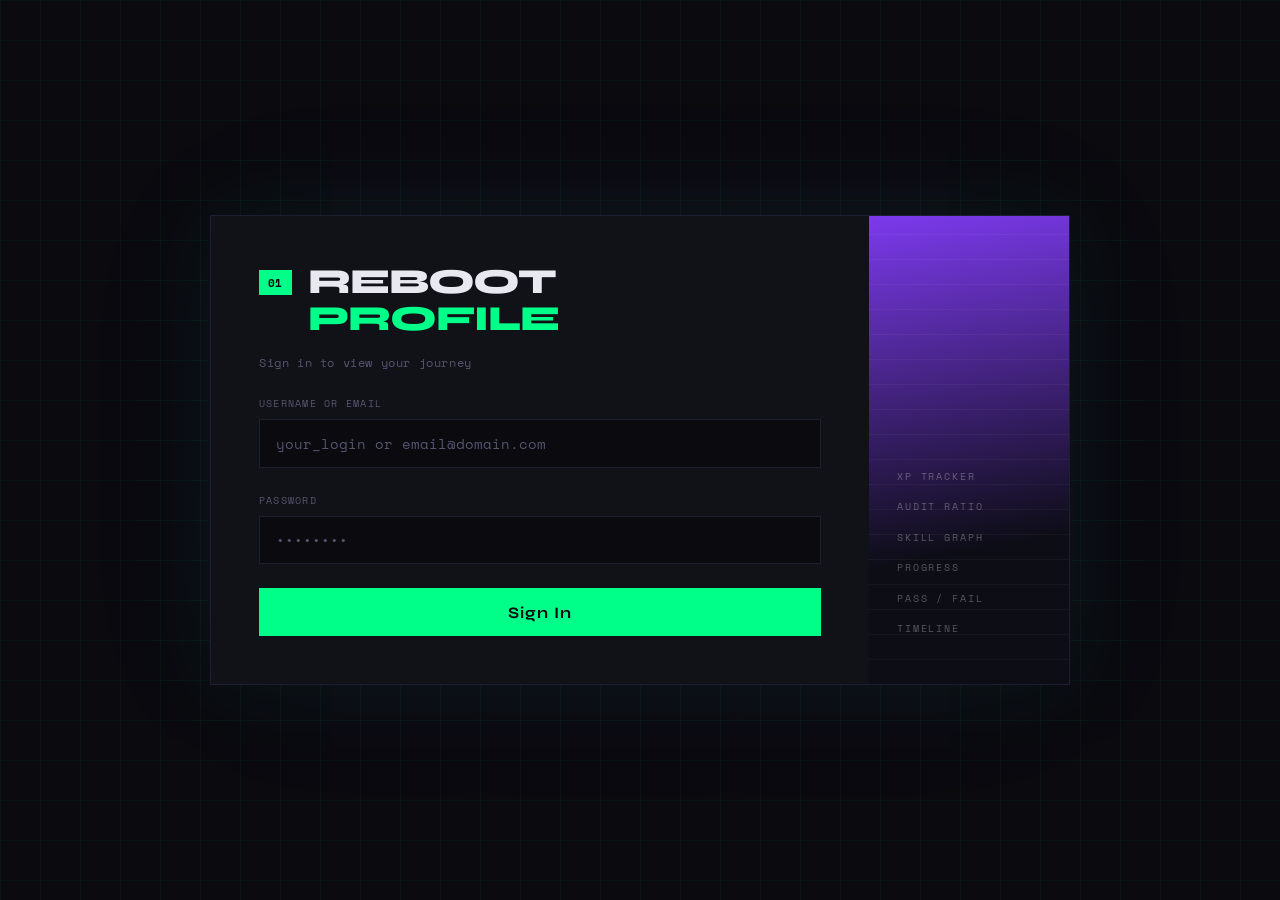
<file: index.html>
<!DOCTYPE html>
<html lang="en">
<head>
  <meta charset="UTF-8" />
  <meta name="viewport" content="width=device-width, initial-scale=1.0"/>
  <title>Reboot01 — Sign In</title>
  <link rel="preconnect" href="https://fonts.googleapis.com">
  <link href="https://fonts.googleapis.com/css2?family=Space+Mono:wght@400;700&family=Syne:wght@400;700;800&display=swap" rel="stylesheet">
  <link rel="stylesheet" href="./static/css/login.css"/>
</head>
<body>
  <div class="grid-bg"></div>

  <div class="login-wrapper">
    <div class="login-card">
      <div class="brand">
        <span class="brand-tag">01</span>
        <h1>REBOOT<br/><em>PROFILE</em></h1>
      </div>
      <p class="subtitle">Sign in to view your journey</p>

      <div class="form-group">
        <label for="identifier">Username or Email</label>
        <input type="text" id="identifier" placeholder="your_login or email@domain.com" autocomplete="username" maxlength="50"/>
      </div>
      <div class="form-group">
        <label for="password">Password</label>
        <input type="password" id="password" placeholder="••••••••" autocomplete="current-password" maxlength="128"/>
      </div>

      <div id="error-msg" class="error-msg hidden"></div>

      <button id="login-btn" class="btn-login">
        <span id="btn-text">Sign In</span>
        <span id="btn-loader" class="hidden">Authenticating...</span>
      </button>
    </div>

    <div class="deco-panel">
      <div class="deco-lines"></div>
      <div class="deco-text">
        <p>XP TRACKER</p>
        <p>AUDIT RATIO</p>
        <p>SKILL GRAPH</p>
        <p>PROGRESS</p>
        <p>PASS / FAIL</p>
        <p>TIMELINE</p>
      </div>
    </div>
  </div>

  <script src="./static/js/auth.js"></script>
</body>
</html>
</file>
<file: static/css/login.css>
*, *::before, *::after { box-sizing: border-box; margin: 0; padding: 0; }

:root {
  --bg:       #0a0a0f;
  --surface:  #111118;
  --border:   #1e1e2e;
  --accent:   #00ff88;
  --accent2:  #7c3aed;
  --text:     #e8e8f0;
  --muted:    #555570;
  --danger:   #ff4d4d;
  --mono:     'Space Mono', monospace;
  --sans:     'Syne', sans-serif;
}

body {
  background: var(--bg);
  color: var(--text);
  font-family: var(--sans);
  min-height: 100vh;
  display: flex;
  align-items: center;
  justify-content: center;
  overflow: hidden;
}

.grid-bg {
  position: fixed; inset: 0; z-index: 0;
  background-image:
    linear-gradient(rgba(0,255,136,.04) 1px, transparent 1px),
    linear-gradient(90deg, rgba(0,255,136,.04) 1px, transparent 1px);
  background-size: 40px 40px;
  pointer-events: none;
  animation: gridpan 20s linear infinite;
}
@keyframes gridpan {
  from { background-position: 0 0; }
  to   { background-position: 40px 40px; }
}

.login-wrapper {
  position: relative; z-index: 1;
  display: flex;
  width: min(860px, 95vw);
  border: 1px solid var(--border);
  box-shadow: 0 0 80px rgba(0,255,136,.06), 0 0 160px rgba(124,58,237,.05);
  animation: fadein .5s ease both;
}
@keyframes fadein { from { opacity:0; transform: translateY(16px); } to { opacity:1; transform: none; } }

/* ── Login Card ─────────────────────────────────────── */
.login-card {
  flex: 1;
  background: var(--surface);
  padding: 3rem;
  display: flex; flex-direction: column; gap: 1.5rem;
}

.brand { display: flex; align-items: flex-start; gap: 1rem; }
.brand-tag {
  background: var(--accent);
  color: var(--bg);
  font-family: var(--mono); font-size: .7rem; font-weight: 700;
  padding: .25rem .55rem;
  margin-top: .35rem;
  letter-spacing: .05em;
}
.brand h1 {
  font-family: var(--sans); font-size: 2.2rem; font-weight: 800;
  line-height: 1.05; letter-spacing: -.03em;
}
.brand h1 em { color: var(--accent); font-style: normal; }

.subtitle {
  color: var(--muted);
  font-family: var(--mono); font-size: .75rem;
  letter-spacing: .05em;
  margin-top: -.5rem;
}

/* ── Form ───────────────────────────────────────────── */
.form-group { display: flex; flex-direction: column; gap: .5rem; }
.form-group label {
  font-family: var(--mono); font-size: .65rem;
  text-transform: uppercase; letter-spacing: .12em; color: var(--muted);
}
.form-group input {
  background: var(--bg);
  border: 1px solid var(--border);
  color: var(--text);
  font-family: var(--mono); font-size: .9rem;
  padding: .8rem 1rem;
  outline: none;
  transition: border-color .2s, box-shadow .2s;
}
.form-group input:focus {
  border-color: var(--accent);
  box-shadow: 0 0 0 3px rgba(0,255,136,.08);
}
.form-group input::placeholder { color: var(--muted); }

/* ── Error ──────────────────────────────────────────── */
.error-msg {
  background: rgba(255,77,77,.08);
  border: 1px solid rgba(255,77,77,.3);
  color: #ff8080;
  font-family: var(--mono); font-size: .78rem;
  padding: .75rem 1rem;
  line-height: 1.5;
}
.hidden { display: none !important; }

/* ── Button ─────────────────────────────────────────── */
.btn-login {
  background: var(--accent);
  color: var(--bg);
  border: none; cursor: pointer;
  font-family: var(--sans); font-weight: 700; font-size: 1rem;
  padding: .9rem;
  letter-spacing: .06em;
  transition: opacity .2s, transform .1s;
  position: relative;
}
.btn-login:hover  { opacity: .88; transform: translateY(-1px); }
.btn-login:active { transform: translateY(0); }
.btn-login:disabled { opacity: .5; cursor: not-allowed; transform: none; }

/* ── Decorative panel ───────────────────────────────── */
.deco-panel {
  width: 200px;
  background: linear-gradient(170deg, var(--accent2) 0%, #0d0d16 70%);
  padding: 3rem 1.75rem;
  display: flex; flex-direction: column; justify-content: flex-end;
  position: relative; overflow: hidden; flex-shrink: 0;
}
.deco-lines {
  position: absolute; inset: 0;
  background-image: repeating-linear-gradient(
    0deg, transparent, transparent 24px,
    rgba(255,255,255,.04) 24px, rgba(255,255,255,.04) 25px
  );
}
.deco-text {
  position: relative; z-index: 1;
  display: flex; flex-direction: column; gap: .9rem;
}
.deco-text p {
  font-family: var(--mono); font-size: .65rem;
  color: rgba(255,255,255,.3);
  letter-spacing: .18em;
}

@media (max-width: 600px) {
  .deco-panel { display: none; }
  .login-card { padding: 2rem 1.5rem; }
}
</file>
